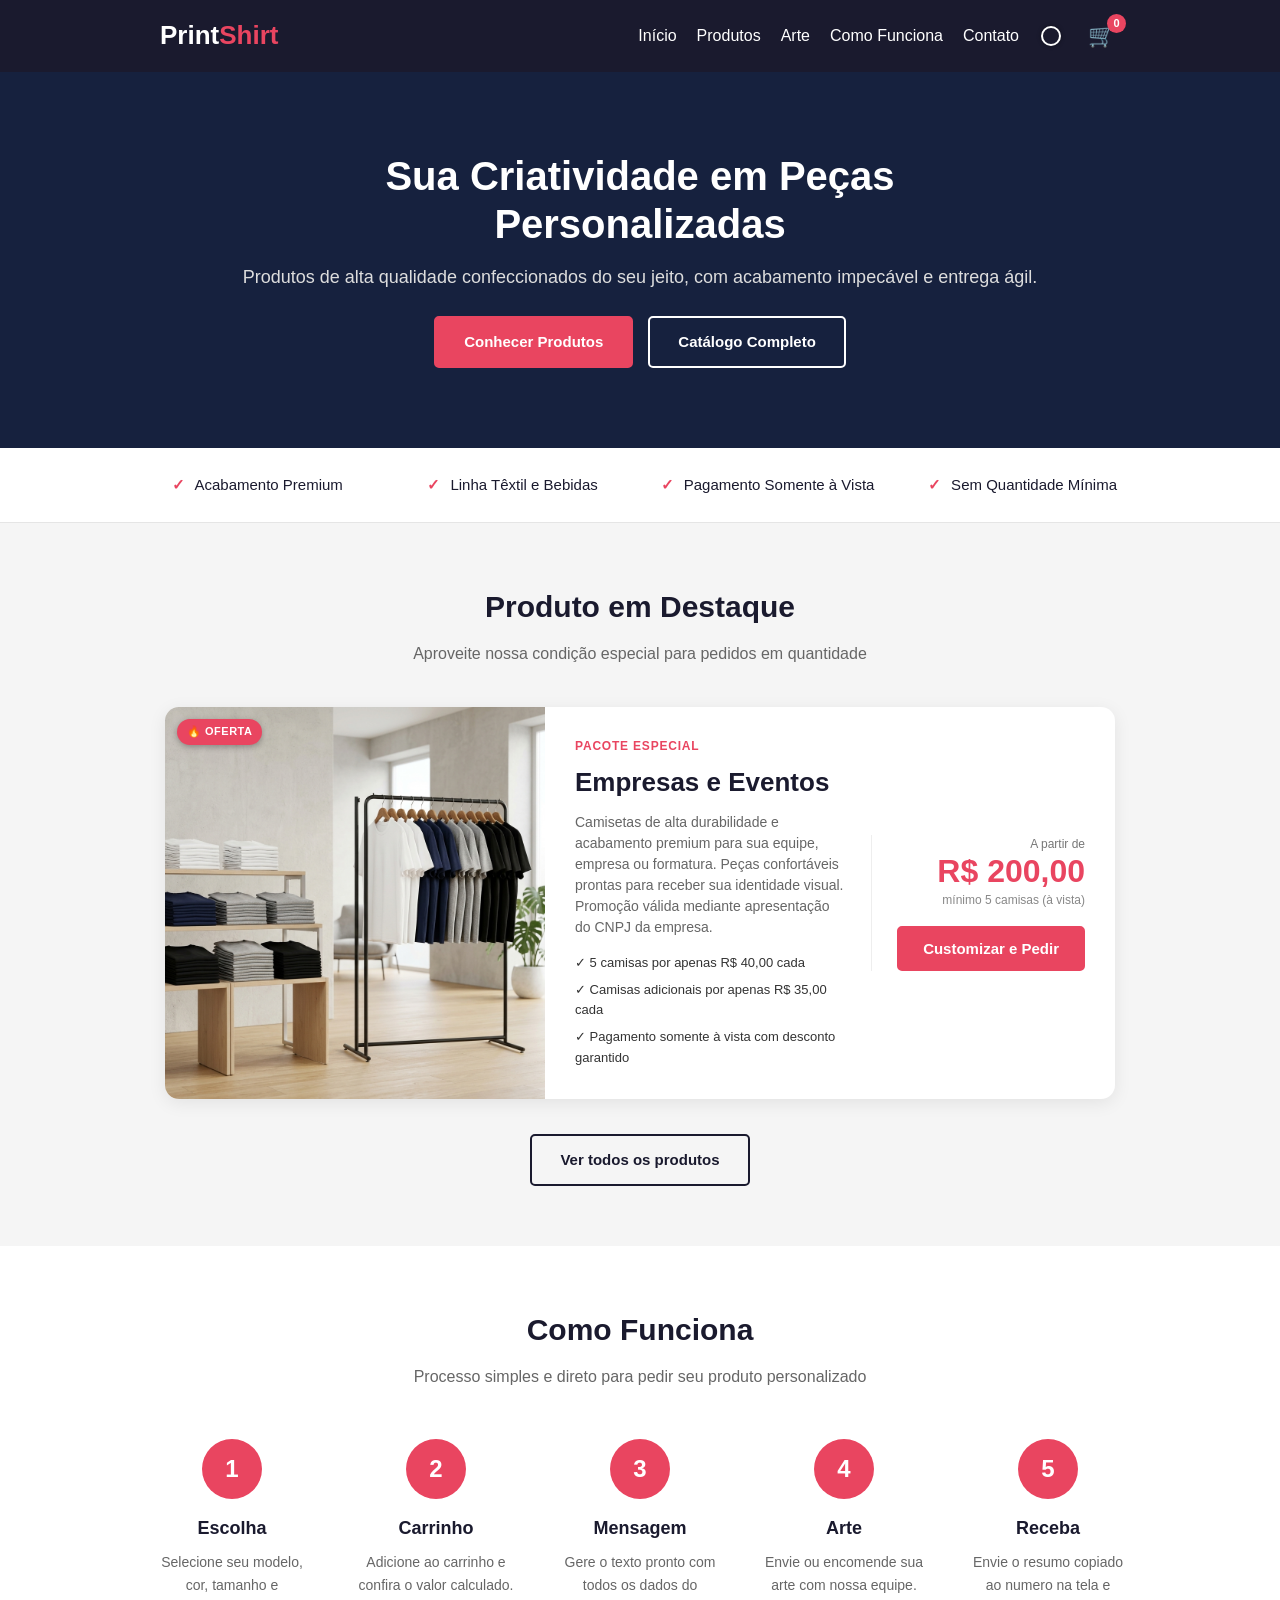
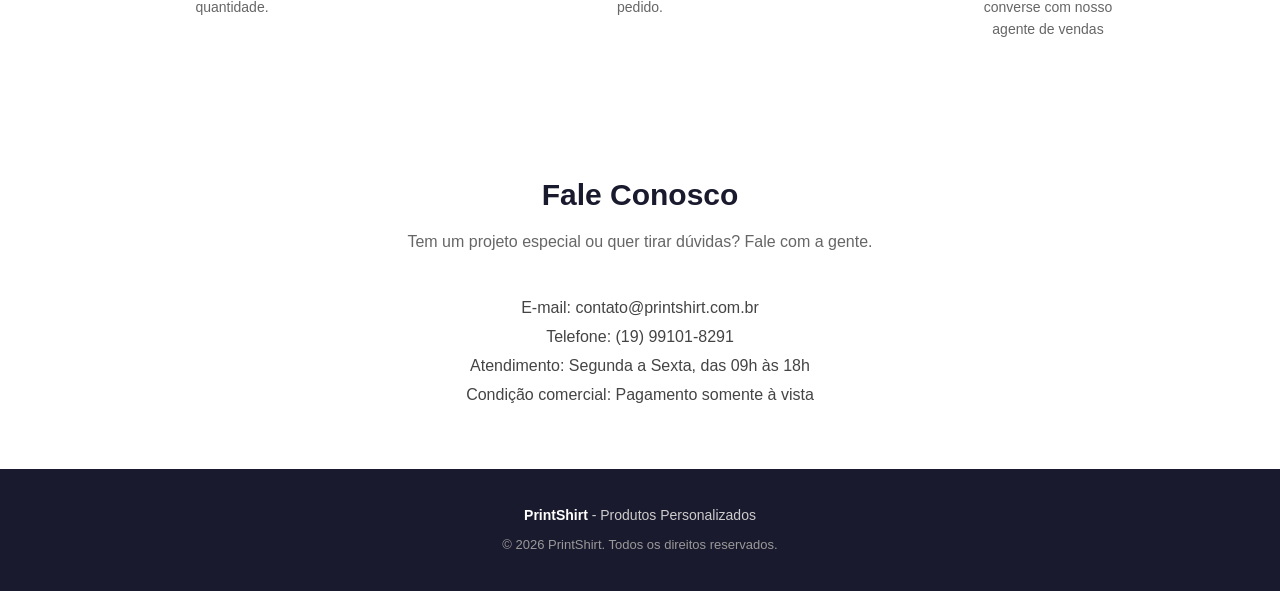
<file: index.html>
<!DOCTYPE html>
<html lang="pt-BR">
<head>
    <meta charset="UTF-8">
    <meta name="viewport" content="width=device-width, initial-scale=1.0">
    <title>PrintShirt - Produtos Personalizados</title>
    <link rel="stylesheet" href="style.css">
</head>
<body>

<header>
    <div class="topo">
        <a href="#inicio" class="logo">Print<span class="destaque">Shirt</span></a>
        <div class="topo-acoes">
            <nav id="menu-nav">
                <a href="#inicio">Início</a>
                <a href="produtos.html">Produtos</a>
                <a href="arte.html">Arte</a>
                <a href="#como-funciona">Como Funciona</a>
                <a href="#contato">Contato</a>
            </nav>
            <button type="button" class="btn-tema" id="btn-tema" aria-label="Alternar modo escuro" title="Alternar modo escuro">
                <span class="bola-tema" id="icone-tema"></span>
            </button>
            <button type="button" class="btn-carrinho" id="btn-carrinho" aria-label="Abrir carrinho">
                <span class="carrinho-icone">&#128722;</span>
                <span class="carrinho-contador" id="carrinho-contador">0</span>
            </button>
            <button class="menu-toggle" id="menu-toggle" aria-label="Abrir menu">&#9776;</button>
        </div>
    </div>
</header>

<div class="hero" id="inicio">
    <div class="hero-conteudo">
        <h2>Sua Criatividade em Peças Personalizadas</h2>
        <p>Produtos de alta qualidade confeccionados do seu jeito, com acabamento impecável e entrega ágil.</p>
        <div class="hero-botoes">
            <a href="#produtos" class="btn">Conhecer Produtos</a>
            <a href="produtos.html" class="btn btn-secundario">Catálogo Completo</a>
        </div>
    </div>
</div>

<div class="diferenciais">
    <div class="diferenciais-grid">
        <div class="diferencial-item"><span class="diferencial-icone">&#10003;</span> Acabamento Premium</div>
        <div class="diferencial-item"><span class="diferencial-icone">&#10003;</span> Linha Têxtil e Bebidas</div>
        <div class="diferencial-item"><span class="diferencial-icone">&#10003;</span> Pagamento Somente à Vista</div>
        <div class="diferencial-item"><span class="diferencial-icone">&#10003;</span> Sem Quantidade Mínima</div>
    </div>
</div>

<section id="produtos">
    <div class="container">
        <h2 class="secao-titulo">Produto em Destaque</h2>
        <p class="secao-subtitulo">Aproveite nossa condição especial para pedidos em quantidade</p>
        
        <div class="card-destaque-promocional card-clicavel" data-id="empresas">
            <div class="badge-oferta">&#128293; OFERTA</div>
            <div class="destaque-imagem-box">
                <img src="assets/camisetas-empresas.jpg" alt="Pacote Promocional Empresas e Eventos" class="destaque-imagem">
            </div>
            <div class="destaque-corpo">
                <div class="destaque-info">
                    <span class="destaque-tag">Pacote Especial</span>
                    <h3 class="destaque-titulo">Empresas e Eventos</h3>
                    <p class="destaque-descricao">Camisetas de alta durabilidade e acabamento premium para sua equipe, empresa ou formatura. Peças confortáveis prontas para receber sua identidade visual. Promoção válida mediante apresentação do CNPJ da empresa.</p>
                    <div class="destaque-beneficios">
                        <div>&#10003; 5 camisas por apenas R$ 40,00 cada</div>
                        <div>&#10003; Camisas adicionais por apenas R$ 35,00 cada</div>
                        <div>&#10003; Pagamento somente à vista com desconto garantido</div>
                    </div>
                </div>
                <div class="destaque-compra">
                    <div class="destaque-preco-box">
                        <span class="destaque-preco-de">A partir de</span>
                        <span class="destaque-preco-valor">R$ 200,00</span>
                        <span class="destaque-preco-obs">mínimo 5 camisas (à vista)</span>
                    </div>
                    <button type="button" class="btn btn-destaque-comprar">Customizar e Pedir</button>
                </div>
            </div>
        </div>

        <div class="ver-todos-container">
            <a href="produtos.html" class="btn btn-secundario">Ver todos os produtos</a>
        </div>
    </div>
</section>

<section id="como-funciona" class="passos">
    <div class="container">
        <h2 class="secao-titulo">Como Funciona</h2>
        <p class="secao-subtitulo">Processo simples e direto para pedir seu produto personalizado</p>
        <div class="grid-passos">
            <div class="passo">
                <div class="numero">1</div>
                <h3>Escolha</h3>
                <p>Selecione seu modelo, cor, tamanho e quantidade.</p>
            </div>
            <div class="passo">
                <div class="numero">2</div>
                <h3>Carrinho</h3>
                <p>Adicione ao carrinho e confira o valor calculado.</p>
            </div>
            <div class="passo">
                <div class="numero">3</div>
                <h3>Mensagem</h3>
                <p>Gere o texto pronto com todos os dados do pedido.</p>
            </div>
            <div class="passo">
                <div class="numero">4</div>
                <h3>Arte</h3>
                <p>Envie ou encomende sua arte com nossa equipe.</p>
            </div>
            <div class="passo">
                <div class="numero">5</div>
                <h3>Receba</h3>
                <p>Envie o resumo copiado ao numero na tela e converse com nosso agente de vendas</p>
            </div>
        </div>
    </div>
</section>

<div id="modal-produto" class="modal-overlay">
    <div class="modal-conteudo modal-produto-conteudo">
        <button type="button" class="modal-fechar" id="btn-fechar-modal-produto" aria-label="Fechar">&times;</button>
        <h3 id="modal-prod-nome">Produto</h3>
        <div class="prod-preco-container">
            <span class="prod-preco" id="modal-prod-preco">R$ 0,00</span>
            <span class="prod-condicao">à vista</span>
        </div>
        <div class="prod-preview-caixa">
            <span class="preview-badge-topo">&#10024; Foto Oficial</span>
            <img id="modal-prod-img" src="assets/camiseta.jpg" alt="Preview do produto">
            <div class="preview-legenda">
                <span class="preview-ponto" id="preview-ponto-cor"></span>
                <span id="preview-legenda-texto">Visualização da Peça</span>
            </div>
        </div>
        <div class="prod-descricao" id="modal-prod-descricao">Descrição do produto</div>
        <div class="prod-campo">
            <label for="modal-prod-cor">Cor:</label>
            <select id="modal-prod-cor" class="caixa-selecao">
                <option value="Branco" selected>Branco</option>
                <option value="Azul">Azul</option>
                <option value="Preto">Preto</option>
                <option value="Cinza">Cinza</option>
                <option value="Vermelho">Vermelho</option>
            </select>
        </div>
        <div class="prod-campo">
            <div class="tamanho-cabecalho">
                <label>Tamanho / Capacidade</label>
                <span class="tabela-medidas">Tabela de medidas</span>
            </div>
            <div class="tamanho-grade" id="grade-tamanho">
                <button type="button" class="btn-tamanho" data-tamanho="P">P</button>
                <button type="button" class="btn-tamanho ativo" data-tamanho="M">M</button>
                <button type="button" class="btn-tamanho" data-tamanho="G">G</button>
                <button type="button" class="btn-tamanho" data-tamanho="GG">GG</button>
            </div>
        </div>
        <div class="prod-campo" id="campo-personalizacao">
            <label>Personalização:</label>
            <div class="personalizacao-grade" id="grade-personalizacao">
                <button type="button" class="btn-personalizacao ativo" data-personalizacao="Com Personalização">Com Personalização</button>
                <button type="button" class="btn-personalizacao" data-personalizacao="Sem Personalização">Sem Personalização</button>
            </div>
        </div>
        <div class="prod-qtd-linha">
            <label for="modal-prod-qtd" id="lbl-prod-qtd">Quantidade:</label>
            <input type="number" id="modal-prod-qtd" value="1" min="1" max="500">
        </div>
        <button type="button" id="btn-add-carrinho" class="btn-add-carrinho">Adicionar ao carrinho</button>
    </div>
</div>

<div id="modal-carrinho" class="modal-overlay">
    <div class="modal-conteudo">
        <button type="button" class="modal-fechar" id="btn-fechar-carrinho" aria-label="Fechar">&times;</button>
        <h3>Meu Carrinho</h3>
        <div id="carrinho-lista" class="carrinho-lista"></div>
        <div class="carrinho-rodape">
            <div class="carrinho-total-linha">
                <span>Total:</span>
                <span id="carrinho-total">R$ 0,00</span>
            </div>
            <div class="carrinho-aviso-pagamento">
                Pagamento somente à vista<span class="gatilho-admin" id="gatilho-admin">.</span> Projeto acadêmico.
            </div>
            <button type="button" id="btn-finalizar-pedido" class="btn btn-bloco">Finalizar Pedido</button>
        </div>
    </div>
</div>

<div id="modal-orcamento" class="modal-overlay">
    <div class="modal-conteudo">
        <button type="button" class="modal-fechar" id="btn-fechar-modal" aria-label="Fechar">&times;</button>
        <h3>Resumo do Pedido</h3>
        <p class="modal-subtitulo">Mensagem gerada com os detalhes do carrinho:</p>
        <textarea id="modal-texto" class="modal-textarea" readonly rows="8"></textarea>
        <div class="modal-telefone">Telefone para contato: <strong>(19) 99101-8291</strong></div>
        <div class="modal-botoes">
            <button type="button" id="btn-copiar" class="btn">Copiar Mensagem</button>
            <button type="button" id="btn-whatsapp" class="btn btn-secundario">Chamar no WhatsApp</button>
        </div>
    </div>
</div>

<div id="modal-login-admin" class="modal-overlay">
    <div class="modal-conteudo modal-admin-conteudo">
        <button type="button" class="modal-fechar" id="btn-fechar-admin" aria-label="Fechar">&times;</button>
        <div class="admin-topo">
            <span class="admin-icone-cadeado">&#128274;</span>
            <h3>Painel Administrativo</h3>
            <p class="modal-subtitulo">Acesso restrito para gerenciamento</p>
        </div>
        <form id="form-login-admin" class="admin-form">
            <div class="prod-campo">
                <label for="admin-usuario">Usuário:</label>
                <input type="text" id="admin-usuario" class="admin-input" placeholder="Digite seu usuário" required autocomplete="username">
            </div>
            <div class="prod-campo">
                <label for="admin-senha">Senha:</label>
                <input type="password" id="admin-senha" class="admin-input" placeholder="Digite sua senha" required autocomplete="current-password">
            </div>
            <div id="admin-login-msg" class="admin-msg-erro"></div>
            <button type="submit" id="btn-entrar-admin" class="btn btn-bloco">Entrar</button>
        </form>
    </div>
</div>

<section id="contato" class="contato">
    <div class="container">
        <div class="contato-caixa">
            <h2 class="secao-titulo">Fale Conosco</h2>
            <p class="secao-subtitulo">Tem um projeto especial ou quer tirar dúvidas? Fale com a gente.</p>
            <div class="contato-info">
                <p>E-mail: contato@printshirt.com.br</p>
                <p>Telefone: (19) 99101-8291</p>
                <p>Atendimento: Segunda a Sexta, das 09h às 18h</p>
                <p>Condição comercial: Pagamento somente à vista</p>
            </div>
        </div>
    </div>
</section>

<footer>
    <p><strong>PrintShirt</strong> - Produtos Personalizados</p>
    <p>&copy; 2026 PrintShirt. Todos os direitos reservados.</p>
</footer>

<script src="script.js"></script>
</body>
</html>
</file>
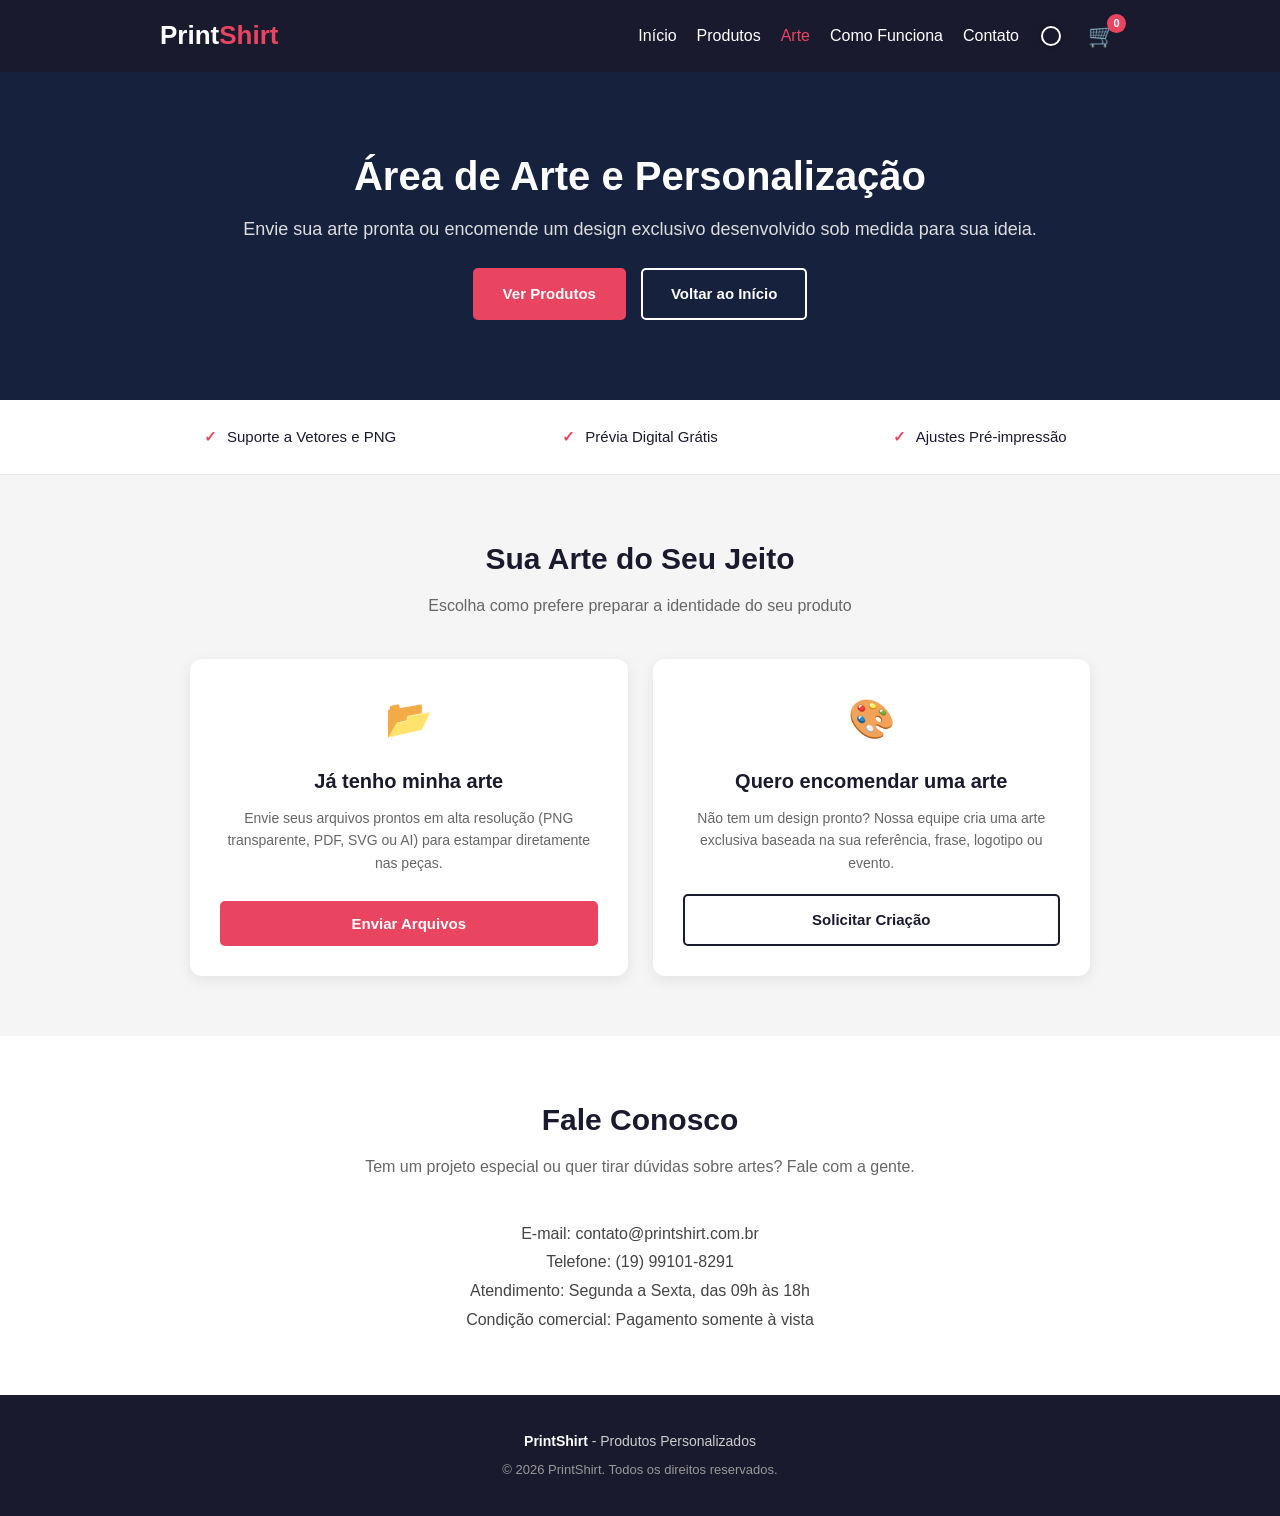
<file: arte.html>
<!DOCTYPE html>
<html lang="pt-BR">
<head>
    <meta charset="UTF-8">
    <meta name="viewport" content="width=device-width, initial-scale=1.0">
    <title>Arte e Personalização - PrintShirt</title>
    <link rel="stylesheet" href="style.css">
</head>
<body>

<header>
    <div class="topo">
        <a href="index.html" class="logo">Print<span class="destaque">Shirt</span></a>
        <div class="topo-acoes">
            <nav id="menu-nav">
                <a href="index.html">Início</a>
                <a href="produtos.html">Produtos</a>
                <a href="arte.html" class="ativo">Arte</a>
                <a href="index.html#como-funciona">Como Funciona</a>
                <a href="#contato">Contato</a>
            </nav>
            <button type="button" class="btn-tema" id="btn-tema" aria-label="Alternar modo escuro" title="Alternar modo escuro">
                <span class="bola-tema" id="icone-tema"></span>
            </button>
            <button type="button" class="btn-carrinho" id="btn-carrinho" aria-label="Abrir carrinho">
                <span class="carrinho-icone">&#128722;</span>
                <span class="carrinho-contador" id="carrinho-contador">0</span>
            </button>
            <button class="menu-toggle" id="menu-toggle" aria-label="Abrir menu">&#9776;</button>
        </div>
    </div>
</header>

<div class="hero">
    <div class="hero-conteudo">
        <h2>Área de Arte e Personalização</h2>
        <p>Envie sua arte pronta ou encomende um design exclusivo desenvolvido sob medida para sua ideia.</p>
        <div class="hero-botoes">
            <a href="produtos.html" class="btn">Ver Produtos</a>
            <a href="index.html" class="btn btn-secundario">Voltar ao Início</a>
        </div>
    </div>
</div>

<div class="diferenciais">
    <div class="diferenciais-grid">
        <div class="diferencial-item"><span class="diferencial-icone">&#10003;</span> Suporte a Vetores e PNG</div>
        <div class="diferencial-item"><span class="diferencial-icone">&#10003;</span> Prévia Digital Grátis</div>
        <div class="diferencial-item"><span class="diferencial-icone">&#10003;</span> Ajustes Pré-impressão</div>
    </div>
</div>

<section id="arte-opcoes">
    <div class="container arte-container">
        <h2 class="secao-titulo">Sua Arte do Seu Jeito</h2>
        <p class="secao-subtitulo">Escolha como prefere preparar a identidade do seu produto</p>

        <div class="arte-grid">
            <div class="arte-card">
                <div>
                    <div class="arte-icone">&#128194;</div>
                    <h3>Já tenho minha arte</h3>
                    <p>Envie seus arquivos prontos em alta resolução (PNG transparente, PDF, SVG ou AI) para estampar diretamente nas peças.</p>
                </div>
                <button type="button" class="btn" onclick="alert('Área de envio de arquivos preparada! Em breve você poderá fazer upload direto por aqui.')">Enviar Arquivos</button>
            </div>

            <div class="arte-card">
                <div>
                    <div class="arte-icone">&#127912;</div>
                    <h3>Quero encomendar uma arte</h3>
                    <p>Não tem um design pronto? Nossa equipe cria uma arte exclusiva baseada na sua referência, frase, logotipo ou evento.</p>
                </div>
                <a href="https://wa.me/5519991018291?text=Ol%C3%A1%21%20Gostaria%20de%20encomendar%20uma%20arte%20personalizada%20para%20meu%20pedido." target="_blank" class="btn btn-secundario">Solicitar Criação</a>
            </div>
        </div>
    </div>
</section>

<div id="modal-carrinho" class="modal-overlay">
    <div class="modal-conteudo">
        <button type="button" class="modal-fechar" id="btn-fechar-carrinho" aria-label="Fechar">&times;</button>
        <h3>Meu Carrinho</h3>
        <div id="carrinho-lista" class="carrinho-lista"></div>
        <div class="carrinho-rodape">
            <div class="carrinho-total-linha">
                <span>Total:</span>
                <span id="carrinho-total">R$ 0,00</span>
            </div>
            <div class="carrinho-aviso-pagamento">
                Pagamento somente à vista<span class="gatilho-admin" id="gatilho-admin">.</span> Projeto acadêmico.
            </div>
            <button type="button" id="btn-finalizar-pedido" class="btn btn-bloco">Finalizar Pedido</button>
        </div>
    </div>
</div>

<div id="modal-orcamento" class="modal-overlay">
    <div class="modal-conteudo">
        <button type="button" class="modal-fechar" id="btn-fechar-modal" aria-label="Fechar">&times;</button>
        <h3>Resumo do Pedido</h3>
        <p class="modal-subtitulo">Mensagem gerada com os detalhes do carrinho:</p>
        <textarea id="modal-texto" class="modal-textarea" readonly rows="8"></textarea>
        <div class="modal-telefone">Telefone para contato: <strong>(19) 99101-8291</strong></div>
        <div class="modal-botoes">
            <button type="button" id="btn-copiar" class="btn">Copiar Mensagem</button>
            <button type="button" id="btn-whatsapp" class="btn btn-secundario">Chamar no WhatsApp</button>
        </div>
    </div>
</div>

<div id="modal-login-admin" class="modal-overlay">
    <div class="modal-conteudo modal-admin-conteudo">
        <button type="button" class="modal-fechar" id="btn-fechar-admin" aria-label="Fechar">&times;</button>
        <div class="admin-topo">
            <span class="admin-icone-cadeado">&#128274;</span>
            <h3>Painel Administrativo</h3>
            <p class="modal-subtitulo">Acesso restrito para gerenciamento</p>
        </div>
        <form id="form-login-admin" class="admin-form">
            <div class="prod-campo">
                <label for="admin-usuario">Usuário:</label>
                <input type="text" id="admin-usuario" class="admin-input" placeholder="Digite seu usuário" required autocomplete="username">
            </div>
            <div class="prod-campo">
                <label for="admin-senha">Senha:</label>
                <input type="password" id="admin-senha" class="admin-input" placeholder="Digite sua senha" required autocomplete="current-password">
            </div>
            <div id="admin-login-msg" class="admin-msg-erro"></div>
            <button type="submit" id="btn-entrar-admin" class="btn btn-bloco">Entrar</button>
        </form>
    </div>
</div>

<section id="contato" class="contato">
    <div class="container">
        <div class="contato-caixa">
            <h2 class="secao-titulo">Fale Conosco</h2>
            <p class="secao-subtitulo">Tem um projeto especial ou quer tirar dúvidas sobre artes? Fale com a gente.</p>
            <div class="contato-info">
                <p>E-mail: contato@printshirt.com.br</p>
                <p>Telefone: (19) 99101-8291</p>
                <p>Atendimento: Segunda a Sexta, das 09h às 18h</p>
                <p>Condição comercial: Pagamento somente à vista</p>
            </div>
        </div>
    </div>
</section>

<footer>
    <p><strong>PrintShirt</strong> - Produtos Personalizados</p>
    <p>&copy; 2026 PrintShirt. Todos os direitos reservados.</p>
</footer>

<script src="script.js"></script>
</body>
</html>
</file>
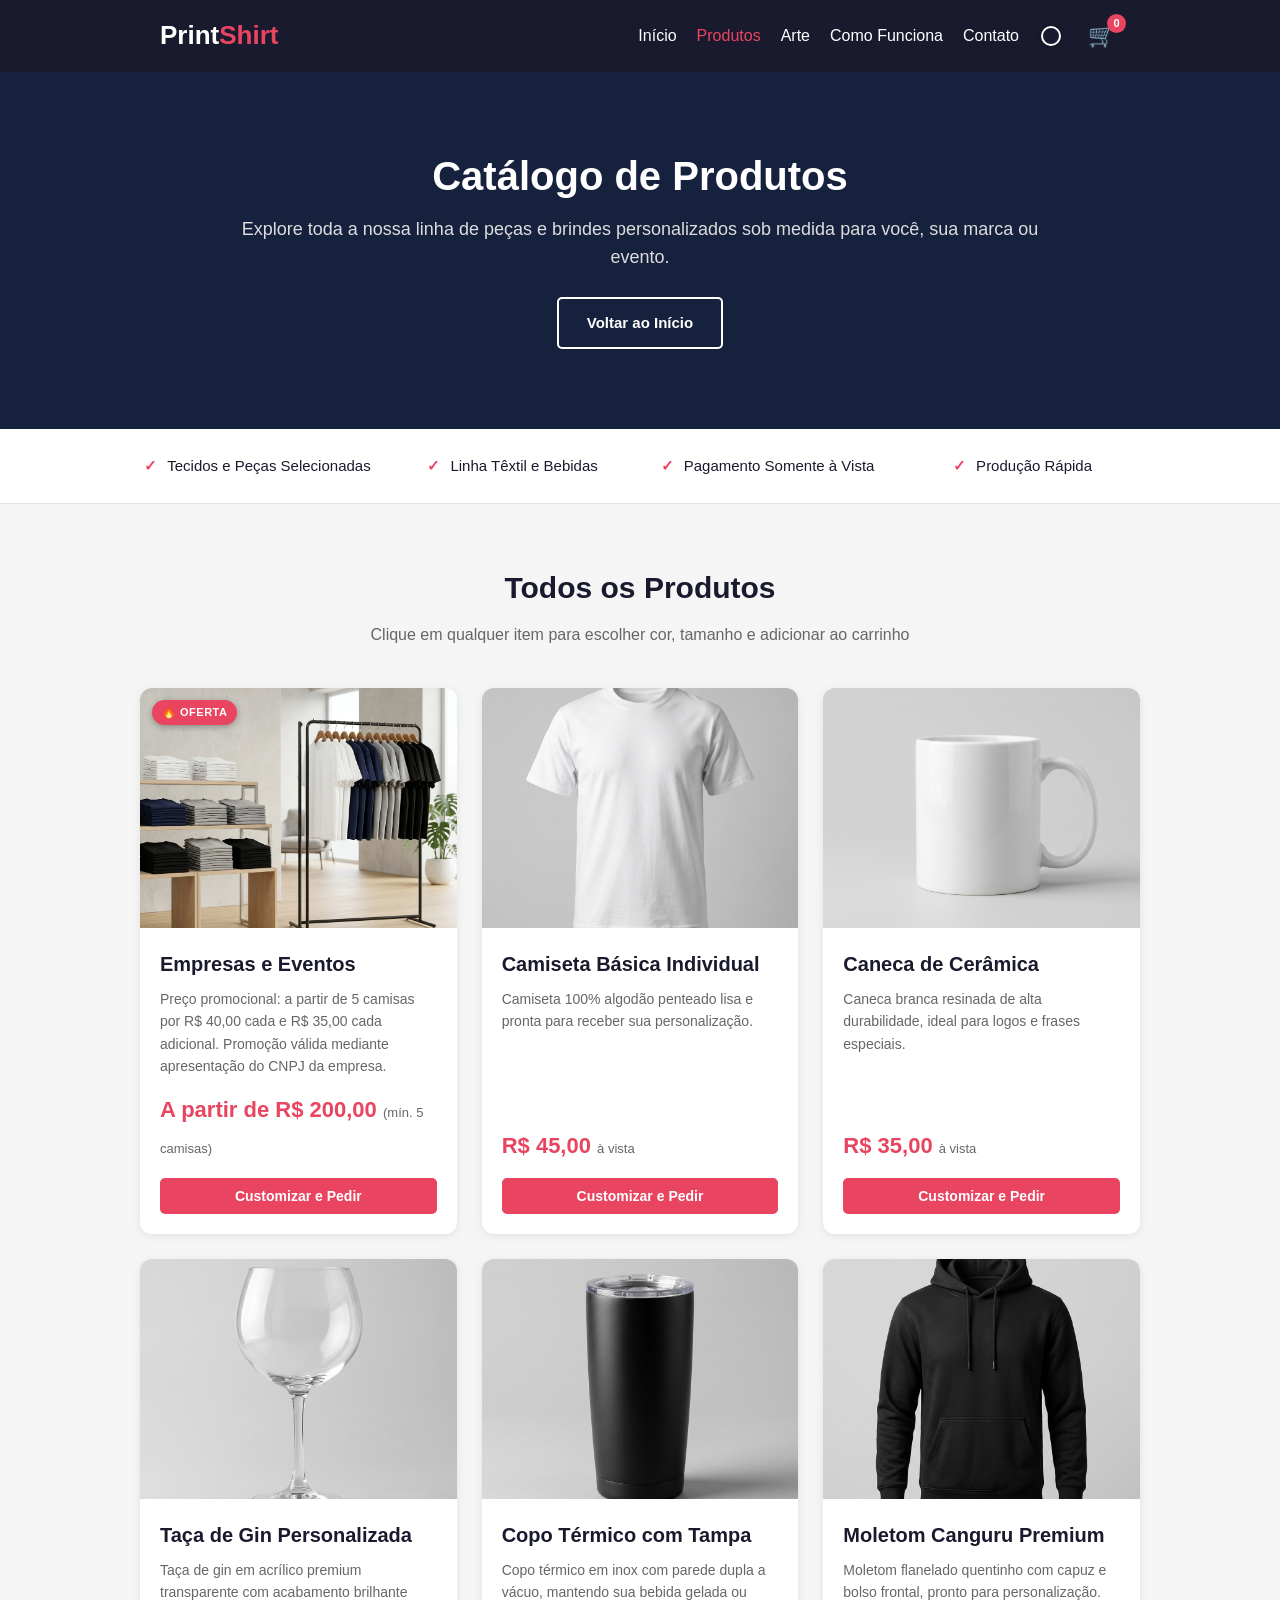
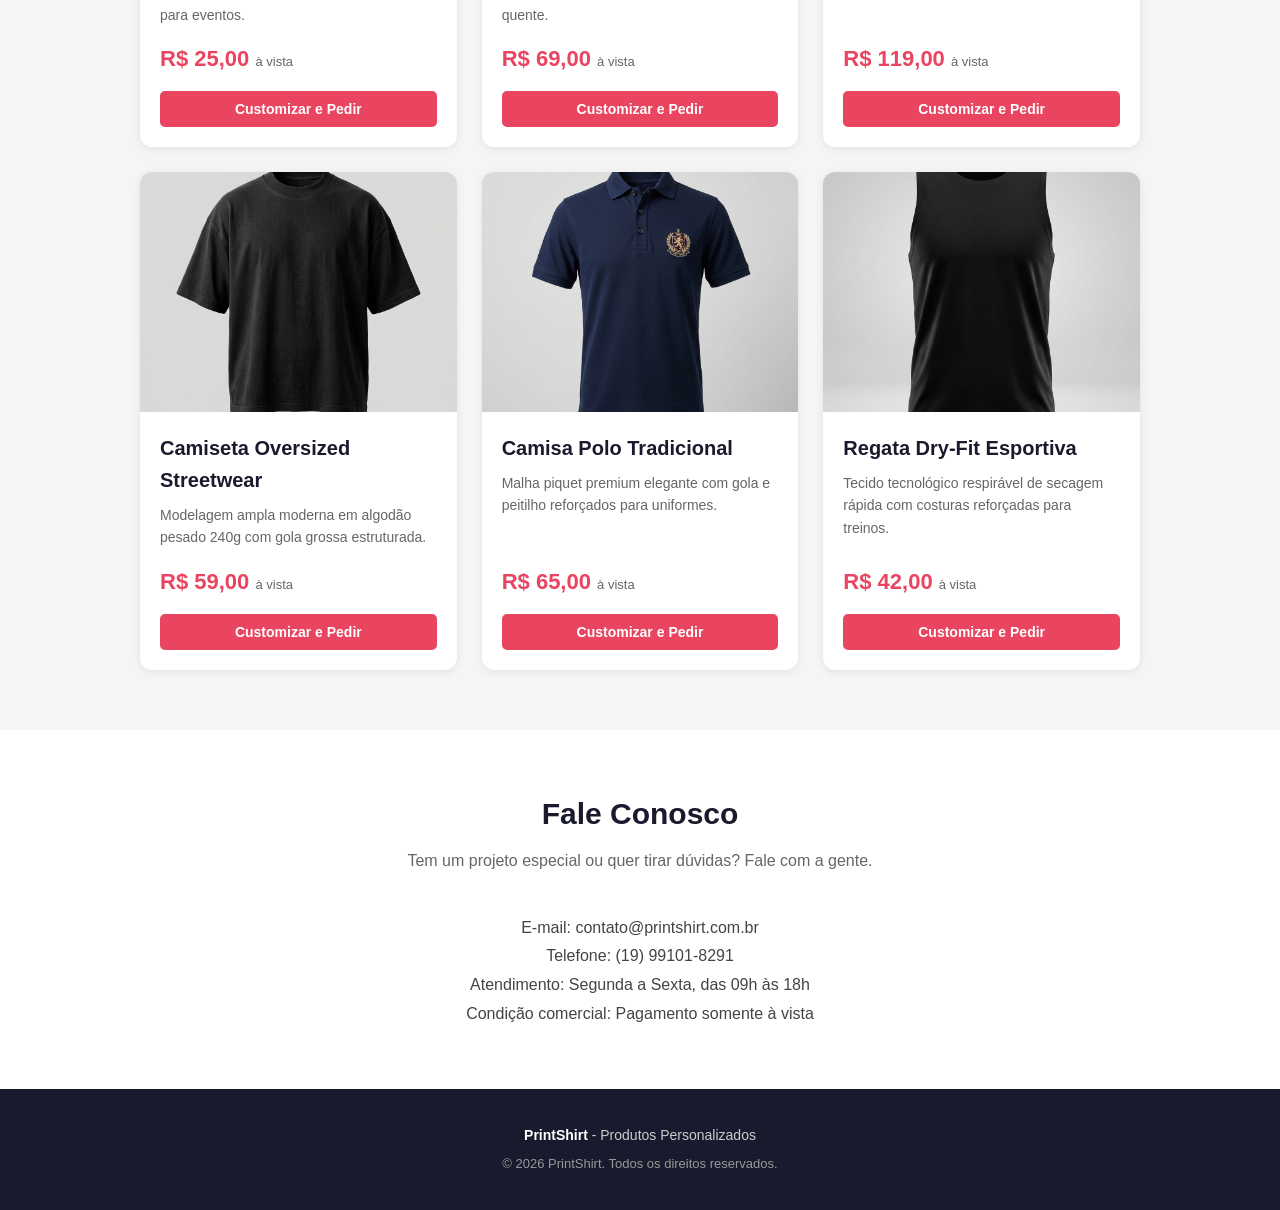
<file: produtos.html>
<!DOCTYPE html>
<html lang="pt-BR">
<head>
    <meta charset="UTF-8">
    <meta name="viewport" content="width=device-width, initial-scale=1.0">
    <title>Todos os Produtos - PrintShirt</title>
    <link rel="stylesheet" href="style.css">
</head>
<body>

<header>
    <div class="topo">
        <a href="index.html" class="logo">Print<span class="destaque">Shirt</span></a>
        <div class="topo-acoes">
            <nav id="menu-nav">
                <a href="index.html">Início</a>
                <a href="produtos.html" class="ativo">Produtos</a>
                <a href="arte.html">Arte</a>
                <a href="index.html#como-funciona">Como Funciona</a>
                <a href="#contato">Contato</a>
            </nav>
            <button type="button" class="btn-tema" id="btn-tema" aria-label="Alternar modo escuro" title="Alternar modo escuro">
                <span class="bola-tema" id="icone-tema"></span>
            </button>
            <button type="button" class="btn-carrinho" id="btn-carrinho" aria-label="Abrir carrinho">
                <span class="carrinho-icone">&#128722;</span>
                <span class="carrinho-contador" id="carrinho-contador">0</span>
            </button>
            <button class="menu-toggle" id="menu-toggle" aria-label="Abrir menu">&#9776;</button>
        </div>
    </div>
</header>

<div class="hero">
    <div class="hero-conteudo">
        <h2>Catálogo de Produtos</h2>
        <p>Explore toda a nossa linha de peças e brindes personalizados sob medida para você, sua marca ou evento.</p>
        <div class="hero-botoes">
            <a href="index.html" class="btn btn-secundario">Voltar ao Início</a>
        </div>
    </div>
</div>

<div class="diferenciais">
    <div class="diferenciais-grid">
        <div class="diferencial-item"><span class="diferencial-icone">&#10003;</span> Tecidos e Peças Selecionadas</div>
        <div class="diferencial-item"><span class="diferencial-icone">&#10003;</span> Linha Têxtil e Bebidas</div>
        <div class="diferencial-item"><span class="diferencial-icone">&#10003;</span> Pagamento Somente à Vista</div>
        <div class="diferencial-item"><span class="diferencial-icone">&#10003;</span> Produção Rápida</div>
    </div>
</div>

<section id="todos-produtos">
    <div class="container">
        <h2 class="secao-titulo">Todos os Produtos</h2>
        <p class="secao-subtitulo">Clique em qualquer item para escolher cor, tamanho e adicionar ao carrinho</p>
        
        <div class="grid-produtos">
            <div class="card card-clicavel" data-id="empresas">
                <div class="badge-oferta">&#128293; OFERTA</div>
                <img src="assets/camisetas-empresas.jpg" alt="Plano empresarial para empresas e eventos">
                <div class="card-body">
                    <div>
                        <div class="card-title">Empresas e Eventos</div>
                        <div class="card-text">Preço promocional: a partir de 5 camisas por R$ 40,00 cada e R$ 35,00 cada adicional. Promoção válida mediante apresentação do CNPJ da empresa.</div>
                    </div>
                    <div>
                        <div class="card-price">A partir de R$ 200,00 <span class="preco-avista">(mín. 5 camisas)</span></div>
                        <button type="button" class="btn btn-pequeno">Customizar e Pedir</button>
                    </div>
                </div>
            </div>

            <div class="card card-clicavel" data-id="basica">
                <img src="assets/camiseta.jpg" alt="Camiseta básica personalizada">
                <div class="card-body">
                    <div>
                        <div class="card-title">Camiseta Básica Individual</div>
                        <div class="card-text">Camiseta 100% algodão penteado lisa e pronta para receber sua personalização.</div>
                    </div>
                    <div>
                        <div class="card-price">R$ 45,00 <span class="preco-avista">à vista</span></div>
                        <button type="button" class="btn btn-pequeno">Customizar e Pedir</button>
                    </div>
                </div>
            </div>

            <div class="card card-clicavel" data-id="caneca">
                <img src="assets/caneca.jpg" alt="Caneca de cerâmica personalizada">
                <div class="card-body">
                    <div>
                        <div class="card-title">Caneca de Cerâmica</div>
                        <div class="card-text">Caneca branca resinada de alta durabilidade, ideal para logos e frases especiais.</div>
                    </div>
                    <div>
                        <div class="card-price">R$ 35,00 <span class="preco-avista">à vista</span></div>
                        <button type="button" class="btn btn-pequeno">Customizar e Pedir</button>
                    </div>
                </div>
            </div>

            <div class="card card-clicavel" data-id="taca">
                <img src="assets/taca.jpg" alt="Taça de gin personalizada">
                <div class="card-body">
                    <div>
                        <div class="card-title">Taça de Gin Personalizada</div>
                        <div class="card-text">Taça de gin em acrílico premium transparente com acabamento brilhante para eventos.</div>
                    </div>
                    <div>
                        <div class="card-price">R$ 25,00 <span class="preco-avista">à vista</span></div>
                        <button type="button" class="btn btn-pequeno">Customizar e Pedir</button>
                    </div>
                </div>
            </div>

            <div class="card card-clicavel" data-id="copo">
                <img src="assets/copo.jpg" alt="Copo térmico personalizado">
                <div class="card-body">
                    <div>
                        <div class="card-title">Copo Térmico com Tampa</div>
                        <div class="card-text">Copo térmico em inox com parede dupla a vácuo, mantendo sua bebida gelada ou quente.</div>
                    </div>
                    <div>
                        <div class="card-price">R$ 69,00 <span class="preco-avista">à vista</span></div>
                        <button type="button" class="btn btn-pequeno">Customizar e Pedir</button>
                    </div>
                </div>
            </div>

            <div class="card card-clicavel" data-id="moletom">
                <img src="assets/moletom.jpg" alt="Moletom canguru liso">
                <div class="card-body">
                    <div>
                        <div class="card-title">Moletom Canguru Premium</div>
                        <div class="card-text">Moletom flanelado quentinho com capuz e bolso frontal, pronto para personalização.</div>
                    </div>
                    <div>
                        <div class="card-price">R$ 119,00 <span class="preco-avista">à vista</span></div>
                        <button type="button" class="btn btn-pequeno">Customizar e Pedir</button>
                    </div>
                </div>
            </div>

            <div class="card card-clicavel" data-id="oversized">
                <img src="assets/oversized.jpg" alt="Camiseta oversized streetwear lisa">
                <div class="card-body">
                    <div>
                        <div class="card-title">Camiseta Oversized Streetwear</div>
                        <div class="card-text">Modelagem ampla moderna em algodão pesado 240g com gola grossa estruturada.</div>
                    </div>
                    <div>
                        <div class="card-price">R$ 59,00 <span class="preco-avista">à vista</span></div>
                        <button type="button" class="btn btn-pequeno">Customizar e Pedir</button>
                    </div>
                </div>
            </div>

            <div class="card card-clicavel" data-id="polo">
                <img src="assets/polo.jpg" alt="Camisa polo lisa">
                <div class="card-body">
                    <div>
                        <div class="card-title">Camisa Polo Tradicional</div>
                        <div class="card-text">Malha piquet premium elegante com gola e peitilho reforçados para uniformes.</div>
                    </div>
                    <div>
                        <div class="card-price">R$ 65,00 <span class="preco-avista">à vista</span></div>
                        <button type="button" class="btn btn-pequeno">Customizar e Pedir</button>
                    </div>
                </div>
            </div>

            <div class="card card-clicavel" data-id="regata">
                <img src="assets/regata.jpg" alt="Regata dry-fit esportiva lisa">
                <div class="card-body">
                    <div>
                        <div class="card-title">Regata Dry-Fit Esportiva</div>
                        <div class="card-text">Tecido tecnológico respirável de secagem rápida com costuras reforçadas para treinos.</div>
                    </div>
                    <div>
                        <div class="card-price">R$ 42,00 <span class="preco-avista">à vista</span></div>
                        <button type="button" class="btn btn-pequeno">Customizar e Pedir</button>
                    </div>
                </div>
            </div>
        </div>
    </div>
</section>

<div id="modal-produto" class="modal-overlay">
    <div class="modal-conteudo modal-produto-conteudo">
        <button type="button" class="modal-fechar" id="btn-fechar-modal-produto" aria-label="Fechar">&times;</button>
        <h3 id="modal-prod-nome">Produto</h3>
        <div class="prod-preco-container">
            <span class="prod-preco" id="modal-prod-preco">R$ 0,00</span>
            <span class="prod-condicao">à vista</span>
        </div>
        <div class="prod-preview-caixa">
            <span class="preview-badge-topo">&#10024; Foto Oficial</span>
            <img id="modal-prod-img" src="assets/camiseta.jpg" alt="Preview do produto">
            <div class="preview-legenda">
                <span class="preview-ponto" id="preview-ponto-cor"></span>
                <span id="preview-legenda-texto">Visualização da Peça</span>
            </div>
        </div>
        <div class="prod-descricao" id="modal-prod-descricao">Descrição do produto</div>
        <div class="prod-campo">
            <label for="modal-prod-cor">Cor:</label>
            <select id="modal-prod-cor" class="caixa-selecao">
                <option value="Branco" selected>Branco</option>
                <option value="Azul">Azul</option>
                <option value="Preto">Preto</option>
                <option value="Cinza">Cinza</option>
                <option value="Vermelho">Vermelho</option>
            </select>
        </div>
        <div class="prod-campo">
            <div class="tamanho-cabecalho">
                <label>Tamanho / Capacidade</label>
                <span class="tabela-medidas">Tabela de medidas</span>
            </div>
            <div class="tamanho-grade" id="grade-tamanho">
                <button type="button" class="btn-tamanho" data-tamanho="P">P</button>
                <button type="button" class="btn-tamanho ativo" data-tamanho="M">M</button>
                <button type="button" class="btn-tamanho" data-tamanho="G">G</button>
                <button type="button" class="btn-tamanho" data-tamanho="GG">GG</button>
            </div>
        </div>
        <div class="prod-campo" id="campo-personalizacao">
            <label>Personalização:</label>
            <div class="personalizacao-grade" id="grade-personalizacao">
                <button type="button" class="btn-personalizacao ativo" data-personalizacao="Com Personalização">Com Personalização</button>
                <button type="button" class="btn-personalizacao" data-personalizacao="Sem Personalização">Sem Personalização</button>
            </div>
        </div>
        <div class="prod-qtd-linha">
            <label for="modal-prod-qtd" id="lbl-prod-qtd">Quantidade:</label>
            <input type="number" id="modal-prod-qtd" value="1" min="1" max="500">
        </div>
        <button type="button" id="btn-add-carrinho" class="btn-add-carrinho">Adicionar ao carrinho</button>
    </div>
</div>

<div id="modal-carrinho" class="modal-overlay">
    <div class="modal-conteudo">
        <button type="button" class="modal-fechar" id="btn-fechar-carrinho" aria-label="Fechar">&times;</button>
        <h3>Meu Carrinho</h3>
        <div id="carrinho-lista" class="carrinho-lista"></div>
        <div class="carrinho-rodape">
            <div class="carrinho-total-linha">
                <span>Total:</span>
                <span id="carrinho-total">R$ 0,00</span>
            </div>
            <div class="carrinho-aviso-pagamento">
                Pagamento somente à vista<span class="gatilho-admin" id="gatilho-admin">.</span> Projeto acadêmico.
            </div>
            <button type="button" id="btn-finalizar-pedido" class="btn btn-bloco">Finalizar Pedido</button>
        </div>
    </div>
</div>

<div id="modal-orcamento" class="modal-overlay">
    <div class="modal-conteudo">
        <button type="button" class="modal-fechar" id="btn-fechar-modal" aria-label="Fechar">&times;</button>
        <h3>Resumo do Pedido</h3>
        <p class="modal-subtitulo">Mensagem gerada com os detalhes do carrinho:</p>
        <textarea id="modal-texto" class="modal-textarea" readonly rows="8"></textarea>
        <div class="modal-telefone">Telefone para contato: <strong>(19) 99101-8291</strong></div>
        <div class="modal-botoes">
            <button type="button" id="btn-copiar" class="btn">Copiar Mensagem</button>
            <button type="button" id="btn-whatsapp" class="btn btn-secundario">Chamar no WhatsApp</button>
        </div>
    </div>
</div>

<div id="modal-login-admin" class="modal-overlay">
    <div class="modal-conteudo modal-admin-conteudo">
        <button type="button" class="modal-fechar" id="btn-fechar-admin" aria-label="Fechar">&times;</button>
        <div class="admin-topo">
            <span class="admin-icone-cadeado">&#128274;</span>
            <h3>Painel Administrativo</h3>
            <p class="modal-subtitulo">Acesso restrito para gerenciamento</p>
        </div>
        <form id="form-login-admin" class="admin-form">
            <div class="prod-campo">
                <label for="admin-usuario">Usuário:</label>
                <input type="text" id="admin-usuario" class="admin-input" placeholder="Digite seu usuário" required autocomplete="username">
            </div>
            <div class="prod-campo">
                <label for="admin-senha">Senha:</label>
                <input type="password" id="admin-senha" class="admin-input" placeholder="Digite sua senha" required autocomplete="current-password">
            </div>
            <div id="admin-login-msg" class="admin-msg-erro"></div>
            <button type="submit" id="btn-entrar-admin" class="btn btn-bloco">Entrar</button>
        </form>
    </div>
</div>

<section id="contato" class="contato">
    <div class="container">
        <div class="contato-caixa">
            <h2 class="secao-titulo">Fale Conosco</h2>
            <p class="secao-subtitulo">Tem um projeto especial ou quer tirar dúvidas? Fale com a gente.</p>
            <div class="contato-info">
                <p>E-mail: contato@printshirt.com.br</p>
                <p>Telefone: (19) 99101-8291</p>
                <p>Atendimento: Segunda a Sexta, das 09h às 18h</p>
                <p>Condição comercial: Pagamento somente à vista</p>
            </div>
        </div>
    </div>
</section>

<footer>
    <p><strong>PrintShirt</strong> - Produtos Personalizados</p>
    <p>&copy; 2026 PrintShirt. Todos os direitos reservados.</p>
</footer>

<script src="script.js"></script>
</body>
</html>
</file>
<file: style.css>
* {
    margin: 0;
    padding: 0;
    box-sizing: border-box;
}

html {
    scroll-behavior: smooth;
}

body {
    font-family: Arial, sans-serif;
    line-height: 1.6;
    color: #333333;
    background-color: #f5f5f5;
    transition: background-color 0.3s ease, color 0.3s ease;
}

header {
    background-color: #1a1a2e;
    color: #ffffff;
    position: sticky;
    top: 0;
    z-index: 100;
    transition: background-color 0.3s ease;
}

.topo {
    max-width: 1000px;
    margin: 0 auto;
    padding: 15px 20px;
    display: flex;
    justify-content: space-between;
    align-items: center;
}

.logo {
    font-size: 26px;
    font-weight: bold;
    color: #ffffff;
    text-decoration: none;
}

.destaque {
    color: #e94560;
}

.topo-acoes {
    display: flex;
    align-items: center;
    gap: 15px;
}

nav {
    display: flex;
    gap: 20px;
}

nav a {
    color: #ffffff;
    text-decoration: none;
    font-weight: 500;
    transition: color 0.2s ease;
}

nav a:hover,
nav a.ativo {
    color: #e94560;
}

.btn-tema {
    background: none;
    border: none;
    cursor: pointer;
    display: flex;
    align-items: center;
    justify-content: center;
    width: 34px;
    height: 34px;
    border-radius: 50%;
    padding: 0;
    transition: transform 0.2s ease, background-color 0.2s ease;
}

.btn-tema:hover {
    transform: scale(1.1);
    background-color: rgba(255, 255, 255, 0.12);
}

.bola-tema {
    display: block;
    width: 20px;
    height: 20px;
    border-radius: 50%;
    background-color: #1a1a2e;
    border: 2px solid #ffffff;
    box-shadow: 0 0 4px rgba(0, 0, 0, 0.4);
    transition: all 0.3s ease;
}

body.modo-noturno .bola-tema {
    background-color: #ffffff;
    border: 2px solid #ffffff;
    box-shadow: 0 0 8px rgba(255, 255, 255, 0.85);
}

.btn-carrinho {
    position: relative;
    background: none;
    border: none;
    color: #ffffff;
    font-size: 22px;
    cursor: pointer;
    display: flex;
    align-items: center;
    justify-content: center;
    padding: 5px;
    transition: transform 0.2s ease;
}

.btn-carrinho:hover {
    transform: scale(1.08);
}

.carrinho-contador {
    position: absolute;
    top: -4px;
    right: -6px;
    background-color: #e94560;
    color: #ffffff;
    border-radius: 50%;
    width: 19px;
    height: 19px;
    font-size: 11px;
    font-weight: bold;
    display: flex;
    align-items: center;
    justify-content: center;
}

.menu-toggle {
    display: none;
    background: none;
    border: none;
    color: #ffffff;
    font-size: 24px;
    cursor: pointer;
}

.hero {
    background-color: #16213e;
    color: #ffffff;
    padding: 80px 20px;
    text-align: center;
    transition: background-color 0.3s ease;
}

.hero-conteudo {
    max-width: 800px;
    margin: 0 auto;
}

.hero h2 {
    color: #ffffff;
    font-size: 40px;
    margin-bottom: 15px;
    line-height: 1.2;
}

.hero p {
    color: #dddddd;
    font-size: 18px;
    margin-bottom: 25px;
}

.hero-botoes {
    display: flex;
    justify-content: center;
    gap: 15px;
    flex-wrap: wrap;
}

.btn {
    background-color: #e94560;
    color: #ffffff;
    padding: 12px 28px;
    border-radius: 5px;
    text-decoration: none;
    display: inline-block;
    font-weight: bold;
    border: 2px solid #e94560;
    cursor: pointer;
    font-family: inherit;
    font-size: 15px;
    transition: background-color 0.2s ease, border-color 0.2s ease;
}

.btn:hover {
    background-color: #ff6b7a;
    border-color: #ff6b7a;
}

.btn-secundario {
    background-color: transparent;
    color: #1a1a2e;
    border: 2px solid #1a1a2e;
}

.btn-secundario:hover {
    background-color: #1a1a2e;
    color: #ffffff;
    border-color: #1a1a2e;
}

.hero .btn-secundario {
    color: #ffffff;
    border-color: #ffffff;
}

.hero .btn-secundario:hover {
    background-color: #ffffff;
    color: #16213e;
    border-color: #ffffff;
}

.btn-pequeno {
    padding: 8px 20px;
    font-size: 14px;
    width: 100%;
}

.btn-bloco {
    width: 100%;
    text-align: center;
    margin-top: 15px;
}

.diferenciais {
    background-color: #ffffff;
    border-bottom: 1px solid #e5e5e5;
    padding: 25px 20px;
    transition: background-color 0.3s ease, border-color 0.3s ease;
}

.diferenciais-grid {
    max-width: 1000px;
    margin: 0 auto;
    display: grid;
    grid-template-columns: repeat(auto-fit, minmax(200px, 1fr));
    gap: 20px;
    text-align: center;
}

.diferencial-item {
    font-size: 15px;
    color: #1a1a2e;
    font-weight: 500;
}

.diferencial-icone {
    display: inline-block;
    color: #e94560;
    margin-right: 6px;
    font-weight: bold;
}

section {
    padding: 60px 20px;
}

.container {
    max-width: 1000px;
    margin: 0 auto;
}

.secao-titulo {
    text-align: center;
    color: #1a1a2e;
    font-size: 30px;
    margin-bottom: 10px;
    transition: color 0.3s ease;
}

.secao-subtitulo {
    text-align: center;
    color: #666666;
    margin-bottom: 40px;
    font-size: 16px;
    transition: color 0.3s ease;
}

.card-destaque-promocional {
    display: flex;
    background-color: #ffffff;
    border-radius: 14px;
    overflow: hidden;
    box-shadow: 0 4px 18px rgba(0, 0, 0, 0.08);
    position: relative;
    transition: transform 0.3s ease, box-shadow 0.3s ease, background-color 0.3s ease;
    max-width: 950px;
    margin: 0 auto;
}

.card-destaque-promocional:hover {
    transform: translateY(-4px);
    box-shadow: 0 10px 25px rgba(0, 0, 0, 0.15);
}

.destaque-imagem-box {
    flex: 0 0 380px;
    min-height: 290px;
    background-color: #f0f0f5;
    overflow: hidden;
}

.destaque-imagem {
    width: 100%;
    height: 100%;
    object-fit: cover;
    display: block;
}

.destaque-corpo {
    flex: 1;
    padding: 30px;
    display: flex;
    justify-content: space-between;
    align-items: center;
    gap: 25px;
}

.destaque-info {
    flex: 1;
}

.destaque-tag {
    color: #e94560;
    font-size: 12px;
    font-weight: bold;
    text-transform: uppercase;
    letter-spacing: 0.8px;
    display: block;
    margin-bottom: 6px;
}

.destaque-titulo {
    font-size: 26px;
    font-weight: bold;
    color: #1a1a2e;
    margin-bottom: 8px;
    transition: color 0.3s ease;
}

.destaque-descricao {
    font-size: 14px;
    color: #666666;
    line-height: 1.5;
    margin-bottom: 15px;
    transition: color 0.3s ease;
}

.destaque-beneficios {
    display: flex;
    flex-direction: column;
    gap: 6px;
    font-size: 13px;
    color: #333333;
    font-weight: 500;
}

.destaque-compra {
    display: flex;
    flex-direction: column;
    align-items: flex-end;
    justify-content: center;
    border-left: 1px solid #eeeeee;
    padding-left: 25px;
    min-width: 210px;
    text-align: right;
}

.destaque-preco-box {
    display: flex;
    flex-direction: column;
    align-items: flex-end;
    margin-bottom: 16px;
}

.destaque-preco-de {
    font-size: 12px;
    color: #777777;
}

.destaque-preco-valor {
    font-size: 32px;
    font-weight: bold;
    color: #e94560;
    line-height: 1.1;
}

.destaque-preco-obs {
    font-size: 12px;
    color: #888888;
    margin-top: 2px;
}

.btn-destaque-comprar {
    padding: 12px 24px;
    font-size: 15px;
    white-space: nowrap;
}

.grid-produtos {
    display: grid;
    grid-template-columns: repeat(auto-fit, minmax(280px, 1fr));
    gap: 25px;
}

.ver-todos-container {
    text-align: center;
    margin-top: 35px;
}

.card {
    background-color: #ffffff;
    border-radius: 12px;
    overflow: hidden;
    box-shadow: 0 2px 8px rgba(0, 0, 0, 0.08);
    transition: transform 0.3s ease, box-shadow 0.3s ease, background-color 0.3s ease;
    display: flex;
    flex-direction: column;
    position: relative;
}

.badge-oferta {
    position: absolute;
    top: 12px;
    left: 12px;
    background-color: #e94560;
    color: #ffffff;
    font-size: 11px;
    font-weight: bold;
    padding: 4px 10px;
    border-radius: 20px;
    box-shadow: 0 2px 6px rgba(0, 0, 0, 0.3);
    z-index: 2;
    display: inline-flex;
    align-items: center;
    gap: 4px;
    letter-spacing: 0.5px;
}

.card-clicavel {
    cursor: pointer;
}

.card:hover {
    transform: translateY(-5px);
    box-shadow: 0 8px 20px rgba(0, 0, 0, 0.15);
}

.card img {
    display: block;
    width: 100%;
    height: 240px;
    object-fit: cover;
}

.card-body {
    padding: 20px;
    display: flex;
    flex-direction: column;
    flex-grow: 1;
    justify-content: space-between;
}

.card-title {
    font-weight: bold;
    font-size: 20px;
    color: #1a1a2e;
    margin-bottom: 8px;
    transition: color 0.3s ease;
}

.card-text {
    font-size: 14px;
    color: #666666;
    margin-bottom: 15px;
    flex-grow: 1;
    transition: color 0.3s ease;
}

.card-price {
    color: #e94560;
    font-size: 22px;
    font-weight: bold;
    margin-bottom: 15px;
}

.preco-avista {
    font-size: 13px;
    font-weight: normal;
    color: #666666;
}

.passos {
    background-color: #ffffff;
    transition: background-color 0.3s ease;
}

.grid-passos {
    display: grid;
    grid-template-columns: repeat(auto-fit, minmax(170px, 1fr));
    gap: 20px;
}

.passo {
    text-align: center;
    padding: 10px;
}

.numero {
    width: 60px;
    height: 60px;
    line-height: 60px;
    margin: 0 auto 15px;
    border-radius: 50%;
    background-color: #e94560;
    color: #ffffff;
    font-size: 24px;
    font-weight: bold;
}

.passo h3 {
    font-size: 18px;
    color: #1a1a2e;
    margin-bottom: 8px;
    transition: color 0.3s ease;
}

.passo p {
    font-size: 14px;
    color: #666666;
    transition: color 0.3s ease;
}

.modal-overlay {
    display: none;
    position: fixed;
    top: 0;
    left: 0;
    width: 100%;
    height: 100%;
    background-color: rgba(0, 0, 0, 0.65);
    z-index: 1000;
    justify-content: center;
    align-items: center;
    padding: 20px;
}

.modal-overlay.ativo {
    display: flex;
}

.modal-conteudo {
    background-color: #ffffff;
    width: 100%;
    max-width: 480px;
    padding: 30px;
    border-radius: 12px;
    box-shadow: 0 8px 25px rgba(0, 0, 0, 0.25);
    text-align: center;
    position: relative;
    max-height: 90vh;
    overflow-y: auto;
    transition: background-color 0.3s ease;
}

.modal-produto-conteudo {
    text-align: left;
    max-width: 440px;
    padding: 25px;
}

.modal-fechar {
    position: absolute;
    top: 15px;
    right: 18px;
    background: none;
    border: none;
    font-size: 26px;
    line-height: 1;
    color: #888888;
    cursor: pointer;
}

.modal-fechar:hover {
    color: #1a1a2e;
}

.modal-produto-conteudo h3 {
    color: #1a1a2e;
    font-size: 24px;
    margin-bottom: 6px;
    transition: color 0.3s ease;
}

.prod-preco-container {
    display: flex;
    align-items: baseline;
    gap: 8px;
    margin-bottom: 12px;
}

.prod-preco {
    font-size: 26px;
    font-weight: bold;
    color: #1a1a2e;
}

.prod-condicao {
    font-size: 14px;
    color: #27ae60;
    font-weight: bold;
}

.prod-descricao {
    font-size: 13px;
    color: #444444;
    line-height: 1.5;
    margin-bottom: 15px;
    background-color: #f8f9fa;
    border-left: 3px solid #e94560;
    padding: 10px 12px;
    border-radius: 0 6px 6px 0;
}

.prod-preview-caixa {
    position: relative;
    width: 100%;
    height: 250px;
    background-color: #f0f0f2;
    border: 1px solid rgba(0, 0, 0, 0.08);
    border-radius: 12px;
    overflow: hidden;
    margin-bottom: 18px;
    box-shadow: 0 4px 16px rgba(0, 0, 0, 0.1);
}

.prod-preview-caixa img {
    display: block;
    width: 100%;
    height: 100%;
    object-fit: cover;
    object-position: center;
    transition: transform 0.4s ease;
}

.prod-preview-caixa:hover img {
    transform: scale(1.05);
}

.prod-preview-caixa::after {
    content: "";
    position: absolute;
    inset: 0;
    pointer-events: none;
    background: linear-gradient(to top, rgba(0, 0, 0, 0.45) 0%, transparent 45%);
}

.preview-badge-topo {
    position: absolute;
    top: 12px;
    right: 14px;
    z-index: 2;
    background: rgba(233, 69, 96, 0.9);
    color: #ffffff;
    font-size: 11px;
    font-weight: bold;
    text-transform: uppercase;
    letter-spacing: 0.5px;
    padding: 4px 10px;
    border-radius: 20px;
    box-shadow: 0 2px 8px rgba(233, 69, 96, 0.4);
}

.preview-legenda {
    position: absolute;
    bottom: 12px;
    left: 14px;
    z-index: 2;
    display: flex;
    align-items: center;
    gap: 8px;
    background: rgba(26, 26, 46, 0.85);
    backdrop-filter: blur(8px);
    -webkit-backdrop-filter: blur(8px);
    color: #ffffff;
    font-size: 13px;
    font-weight: 500;
    padding: 6px 12px;
    border-radius: 20px;
    border: 1px solid rgba(255, 255, 255, 0.18);
    box-shadow: 0 2px 8px rgba(0, 0, 0, 0.25);
    transition: all 0.3s ease;
}

.preview-ponto {
    width: 12px;
    height: 12px;
    border-radius: 50%;
    display: inline-block;
    border: 1.5px solid #ffffff;
    box-shadow: 0 0 4px rgba(0, 0, 0, 0.3);
    transition: background-color 0.3s ease;
}

.prod-campo {
    margin-bottom: 16px;
}

.prod-campo label {
    display: block;
    font-size: 14px;
    font-weight: bold;
    color: #1a1a2e;
    margin-bottom: 6px;
}

.caixa-selecao {
    width: 100%;
    padding: 10px 12px;
    border: 1px solid #cccccc;
    border-radius: 6px;
    font-size: 15px;
    font-family: inherit;
    outline: none;
    background-color: #ffffff;
    cursor: pointer;
}

.caixa-selecao:focus {
    border-color: #e94560;
}

.tamanho-cabecalho {
    display: flex;
    justify-content: space-between;
    align-items: center;
    margin-bottom: 8px;
}

.tabela-medidas {
    font-size: 13px;
    color: #555555;
    text-decoration: underline;
}

.tamanho-grade {
    display: grid;
    grid-template-columns: repeat(4, 1fr);
    gap: 8px;
}

.btn-tamanho {
    padding: 12px 0;
    border: 1px solid #cccccc;
    border-radius: 6px;
    background-color: #ffffff;
    color: #1a1a2e;
    font-weight: bold;
    font-size: 15px;
    cursor: pointer;
    font-family: inherit;
    transition: all 0.2s ease;
}

.btn-tamanho:hover {
    border-color: #1a1a2e;
}

.btn-tamanho.ativo {
    background-color: #1a1a2e;
    border-color: #1a1a2e;
    color: #ffffff;
}

.personalizacao-grade {
    display: grid;
    grid-template-columns: repeat(2, 1fr);
    gap: 8px;
}

.btn-personalizacao {
    padding: 12px 8px;
    border: 1px solid #cccccc;
    border-radius: 6px;
    background-color: #ffffff;
    color: #1a1a2e;
    font-weight: bold;
    font-size: 14px;
    cursor: pointer;
    font-family: inherit;
    transition: all 0.2s ease;
    text-align: center;
}

.btn-personalizacao:hover {
    border-color: #1a1a2e;
}

.btn-personalizacao.ativo {
    background-color: #1a1a2e;
    border-color: #1a1a2e;
    color: #ffffff;
}

.prod-qtd-linha {
    display: flex;
    align-items: center;
    justify-content: space-between;
    margin-bottom: 18px;
    gap: 10px;
}

.prod-qtd-linha label {
    font-size: 14px;
    font-weight: bold;
    color: #1a1a2e;
}

.prod-qtd-linha input {
    width: 90px;
    padding: 8px 10px;
    border: 1px solid #cccccc;
    border-radius: 6px;
    font-size: 15px;
    text-align: center;
    outline: none;
    font-family: inherit;
}

.prod-qtd-linha input:focus {
    border-color: #e94560;
}

.btn-add-carrinho {
    width: 100%;
    background-color: #000000;
    color: #ffffff;
    padding: 14px 20px;
    border-radius: 30px;
    border: none;
    font-size: 16px;
    font-weight: bold;
    cursor: pointer;
    font-family: inherit;
    transition: background-color 0.2s ease;
}

.btn-add-carrinho:hover {
    background-color: #e94560;
}

.carrinho-lista {
    max-height: 320px;
    overflow-y: auto;
    margin: 15px 0;
    text-align: left;
}

.carrinho-vazio {
    text-align: center;
    color: #888888;
    padding: 30px 10px;
    font-size: 15px;
}

.carrinho-item {
    display: flex;
    align-items: center;
    gap: 12px;
    padding: 12px 0;
    border-bottom: 1px solid #eeeeee;
}

.carrinho-item-img {
    width: 55px;
    height: 55px;
    object-fit: cover;
    border-radius: 6px;
    background-color: #f5f5f5;
}

.carrinho-item-detalhes {
    flex: 1;
}

.carrinho-item-titulo {
    font-size: 14px;
    font-weight: bold;
    color: #1a1a2e;
}

.carrinho-item-meta {
    font-size: 12px;
    color: #666666;
    margin: 2px 0;
}

.carrinho-item-preco {
    font-size: 13px;
    font-weight: bold;
    color: #e94560;
}

.btn-remover-item {
    background: none;
    border: none;
    color: #999999;
    font-size: 22px;
    line-height: 1;
    cursor: pointer;
    padding: 4px 6px;
}

.btn-remover-item:hover {
    color: #e94560;
}

.carrinho-rodape {
    margin-top: 15px;
    border-top: 1px solid #eeeeee;
    padding-top: 15px;
}

.carrinho-total-linha {
    display: flex;
    justify-content: space-between;
    font-size: 18px;
    font-weight: bold;
    color: #1a1a2e;
    margin-bottom: 6px;
}

.carrinho-aviso-pagamento {
    font-size: 12px;
    color: #777777;
    margin-bottom: 15px;
}

.gatilho-admin {
    cursor: pointer;
    display: inline-block;
    padding: 0 1px;
}

.modal-admin-conteudo {
    max-width: 380px;
    padding: 30px 25px;
    text-align: left;
}

.admin-topo {
    text-align: center;
    margin-bottom: 20px;
}

.admin-icone-cadeado {
    font-size: 36px;
    display: inline-block;
    margin-bottom: 8px;
}

.admin-topo h3 {
    font-size: 20px;
    margin-bottom: 4px;
    color: #1a1a2e;
}

.admin-input {
    width: 100%;
    padding: 10px 12px;
    border: 1px solid #cccccc;
    border-radius: 6px;
    font-size: 14px;
    font-family: inherit;
    outline: none;
    background-color: #ffffff;
    color: #1a1a2e;
    transition: border-color 0.2s ease;
}

.admin-input:focus {
    border-color: #e94560;
}

.admin-msg-erro {
    font-size: 13px;
    color: #e94560;
    min-height: 20px;
    margin-bottom: 12px;
    text-align: center;
}

.modal-subtitulo {
    font-size: 14px;
    color: #666666;
    margin-bottom: 15px;
}

.modal-textarea {
    width: 100%;
    padding: 12px;
    border: 1px solid #cccccc;
    border-radius: 6px;
    font-family: monospace, Arial, sans-serif;
    font-size: 14px;
    resize: none;
    background-color: #f8f9fa;
    color: #222222;
    outline: none;
    line-height: 1.5;
}

.modal-telefone {
    margin: 18px 0 15px;
    font-size: 16px;
    color: #1a1a2e;
}

.modal-telefone strong {
    color: #e94560;
}

.modal-botoes {
    display: flex;
    gap: 12px;
    margin-top: 15px;
}

.modal-botoes .btn {
    flex: 1;
}

.contato {
    background-color: #ffffff;
    text-align: center;
    transition: background-color 0.3s ease;
}

.contato-caixa {
    max-width: 600px;
    margin: 0 auto;
}

.contato-info {
    margin-top: 25px;
    font-size: 16px;
    color: #444444;
    line-height: 1.8;
}

footer {
    background-color: #1a1a2e;
    color: #cccccc;
    text-align: center;
    padding: 35px 20px;
    font-size: 14px;
    transition: background-color 0.3s ease;
}

footer strong {
    color: #ffffff;
}

footer p + p {
    margin-top: 8px;
    font-size: 13px;
    color: #999999;
}

.arte-container {
    max-width: 900px;
    margin: 0 auto;
}

.arte-grid {
    display: grid;
    grid-template-columns: repeat(auto-fit, minmax(300px, 1fr));
    gap: 25px;
    margin-top: 30px;
}

.arte-card {
    background-color: #ffffff;
    border-radius: 12px;
    padding: 30px;
    box-shadow: 0 4px 15px rgba(0, 0, 0, 0.08);
    text-align: center;
    display: flex;
    flex-direction: column;
    justify-content: space-between;
    transition: transform 0.3s ease, background-color 0.3s ease;
}

.arte-card:hover {
    transform: translateY(-4px);
}

.arte-icone {
    font-size: 38px;
    color: #e94560;
    margin-bottom: 15px;
}

.arte-card h3 {
    font-size: 20px;
    color: #1a1a2e;
    margin-bottom: 10px;
}

.arte-card p {
    font-size: 14px;
    color: #666666;
    margin-bottom: 20px;
    line-height: 1.6;
}

body.modo-noturno {
    background-color: #1e1e24;
    color: #dddddd;
}

body.modo-noturno header {
    background-color: #141418;
}

body.modo-noturno .hero {
    background-color: #181820;
}

body.modo-noturno .diferenciais {
    background-color: #24242e;
    border-bottom-color: #2f2f3c;
}

body.modo-noturno .diferencial-item {
    color: #e0e0e0;
}

body.modo-noturno .secao-titulo {
    color: #ffffff;
}

body.modo-noturno .secao-subtitulo {
    color: #aaaaaa;
}

body.modo-noturno .card-destaque-promocional {
    background-color: #282834;
    border: 1px solid #363644;
    box-shadow: 0 4px 18px rgba(0, 0, 0, 0.45);
}

body.modo-noturno .destaque-imagem-box {
    background-color: #1a1a20;
}

body.modo-noturno .destaque-titulo {
    color: #ffffff;
}

body.modo-noturno .destaque-descricao {
    color: #bbbbbb;
}

body.modo-noturno .destaque-beneficios {
    color: #dddddd;
}

body.modo-noturno .destaque-compra {
    border-left-color: #363644;
}

body.modo-noturno .destaque-preco-de {
    color: #aaaaaa;
}

body.modo-noturno .destaque-preco-obs {
    color: #aaaaaa;
}

body.modo-noturno .card {
    background-color: #282834;
    border: 1px solid #363644;
    box-shadow: 0 4px 15px rgba(0, 0, 0, 0.45);
}

body.modo-noturno .card-title {
    color: #ffffff;
}

body.modo-noturno .card-text {
    color: #bbbbbb;
}

body.modo-noturno .preco-avista {
    color: #aaaaaa;
}

body.modo-noturno .passos {
    background-color: #24242e;
}

body.modo-noturno .passo h3 {
    color: #ffffff;
}

body.modo-noturno .passo p {
    color: #aaaaaa;
}

body.modo-noturno .arte-card {
    background-color: #282834;
    border: 1px solid #363644;
}

body.modo-noturno .arte-card h3 {
    color: #ffffff;
}

body.modo-noturno .arte-card p {
    color: #bbbbbb;
}

body.modo-noturno .contato {
    background-color: #24242e;
}

body.modo-noturno .contato-info {
    color: #bbbbbb;
}

body.modo-noturno footer {
    background-color: #141418;
}

body.modo-noturno .modal-conteudo {
    background-color: #262632;
    color: #ffffff;
    border: 1px solid #363644;
}

body.modo-noturno .modal-fechar {
    color: #aaaaaa;
}

body.modo-noturno .modal-fechar:hover {
    color: #ffffff;
}

body.modo-noturno .modal-produto-conteudo h3 {
    color: #ffffff;
}

body.modo-noturno .prod-preco {
    color: #ffffff;
}

body.modo-noturno .prod-descricao {
    background-color: #1c1c24;
    color: #cccccc;
    border-left-color: #e94560;
}

body.modo-noturno .prod-preview-caixa {
    background-color: #141418;
    border-color: #363644;
    box-shadow: 0 4px 18px rgba(0, 0, 0, 0.35);
}

body.modo-noturno .preview-legenda {
    background: rgba(20, 20, 26, 0.88);
    border-color: rgba(255, 255, 255, 0.12);
}

body.modo-noturno .prod-campo label,
body.modo-noturno .prod-qtd-linha label {
    color: #ffffff;
}

body.modo-noturno .caixa-selecao {
    background-color: #1c1c24;
    color: #ffffff;
    border-color: #3e3e50;
}

body.modo-noturno .tabela-medidas {
    color: #aaaaaa;
}

body.modo-noturno .btn-tamanho {
    background-color: #1c1c24;
    color: #ffffff;
    border-color: #3e3e50;
}

body.modo-noturno .btn-tamanho:hover {
    border-color: #ffffff;
}

body.modo-noturno .btn-tamanho.ativo {
    background-color: #e94560;
    border-color: #e94560;
    color: #ffffff;
}

body.modo-noturno .btn-personalizacao {
    background-color: #1c1c24;
    color: #ffffff;
    border-color: #3e3e50;
}

body.modo-noturno .btn-personalizacao:hover {
    border-color: #ffffff;
}

body.modo-noturno .btn-personalizacao.ativo {
    background-color: #e94560;
    border-color: #e94560;
    color: #ffffff;
}

body.modo-noturno .prod-qtd-linha input {
    background-color: #1c1c24;
    color: #ffffff;
    border-color: #3e3e50;
}

body.modo-noturno .carrinho-item {
    border-bottom-color: #363644;
}

body.modo-noturno .carrinho-item-img {
    background-color: #1c1c24;
}

body.modo-noturno .carrinho-item-titulo {
    color: #ffffff;
}

body.modo-noturno .carrinho-item-meta {
    color: #aaaaaa;
}

body.modo-noturno .carrinho-rodape {
    border-top-color: #363644;
}

body.modo-noturno .carrinho-total-linha {
    color: #ffffff;
}

body.modo-noturno .carrinho-aviso-pagamento {
    color: #aaaaaa;
}

body.modo-noturno .admin-topo h3 {
    color: #ffffff;
}

body.modo-noturno .admin-input {
    background-color: #1c1c24;
    color: #ffffff;
    border-color: #3e3e50;
}

body.modo-noturno .admin-input:focus {
    border-color: #e94560;
}

body.modo-noturno .modal-textarea {
    background-color: #1c1c24;
    color: #ffffff;
    border-color: #3e3e50;
}

body.modo-noturno .modal-subtitulo {
    color: #aaaaaa;
}

body.modo-noturno .modal-telefone {
    color: #ffffff;
}

body.modo-noturno .btn-secundario {
    color: #ffffff;
    border-color: #ffffff;
}

body.modo-noturno .btn-secundario:hover {
    background-color: #ffffff;
    color: #1e1e24;
}

@media (max-width: 860px) {
    .card-destaque-promocional {
        flex-direction: column;
    }

    .destaque-imagem-box {
        width: 100%;
        flex: 0 0 240px;
    }

    .destaque-corpo {
        flex-direction: column;
        gap: 20px;
        align-items: stretch;
    }

    .destaque-compra {
        border-left: none;
        border-top: 1px solid #eeeeee;
        padding-left: 0;
        padding-top: 20px;
        width: 100%;
        align-items: center;
        text-align: center;
    }

    body.modo-noturno .destaque-compra {
        border-top-color: #363644;
    }

    .destaque-preco-box {
        align-items: center;
    }

    .btn-destaque-comprar {
        width: 100%;
    }
}

@media (max-width: 768px) {
    .menu-toggle {
        display: block;
    }

    nav {
        display: none;
        position: absolute;
        top: 60px;
        left: 0;
        width: 100%;
        background-color: #1a1a2e;
        flex-direction: column;
        gap: 12px;
        padding: 20px;
        border-top: 1px solid rgba(255, 255, 255, 0.1);
    }

    body.modo-noturno nav {
        background-color: #141418;
    }

    nav.ativo {
        display: flex;
    }

    .hero h2 {
        font-size: 30px;
    }

    .modal-botoes {
        flex-direction: column;
    }
}
</file>
